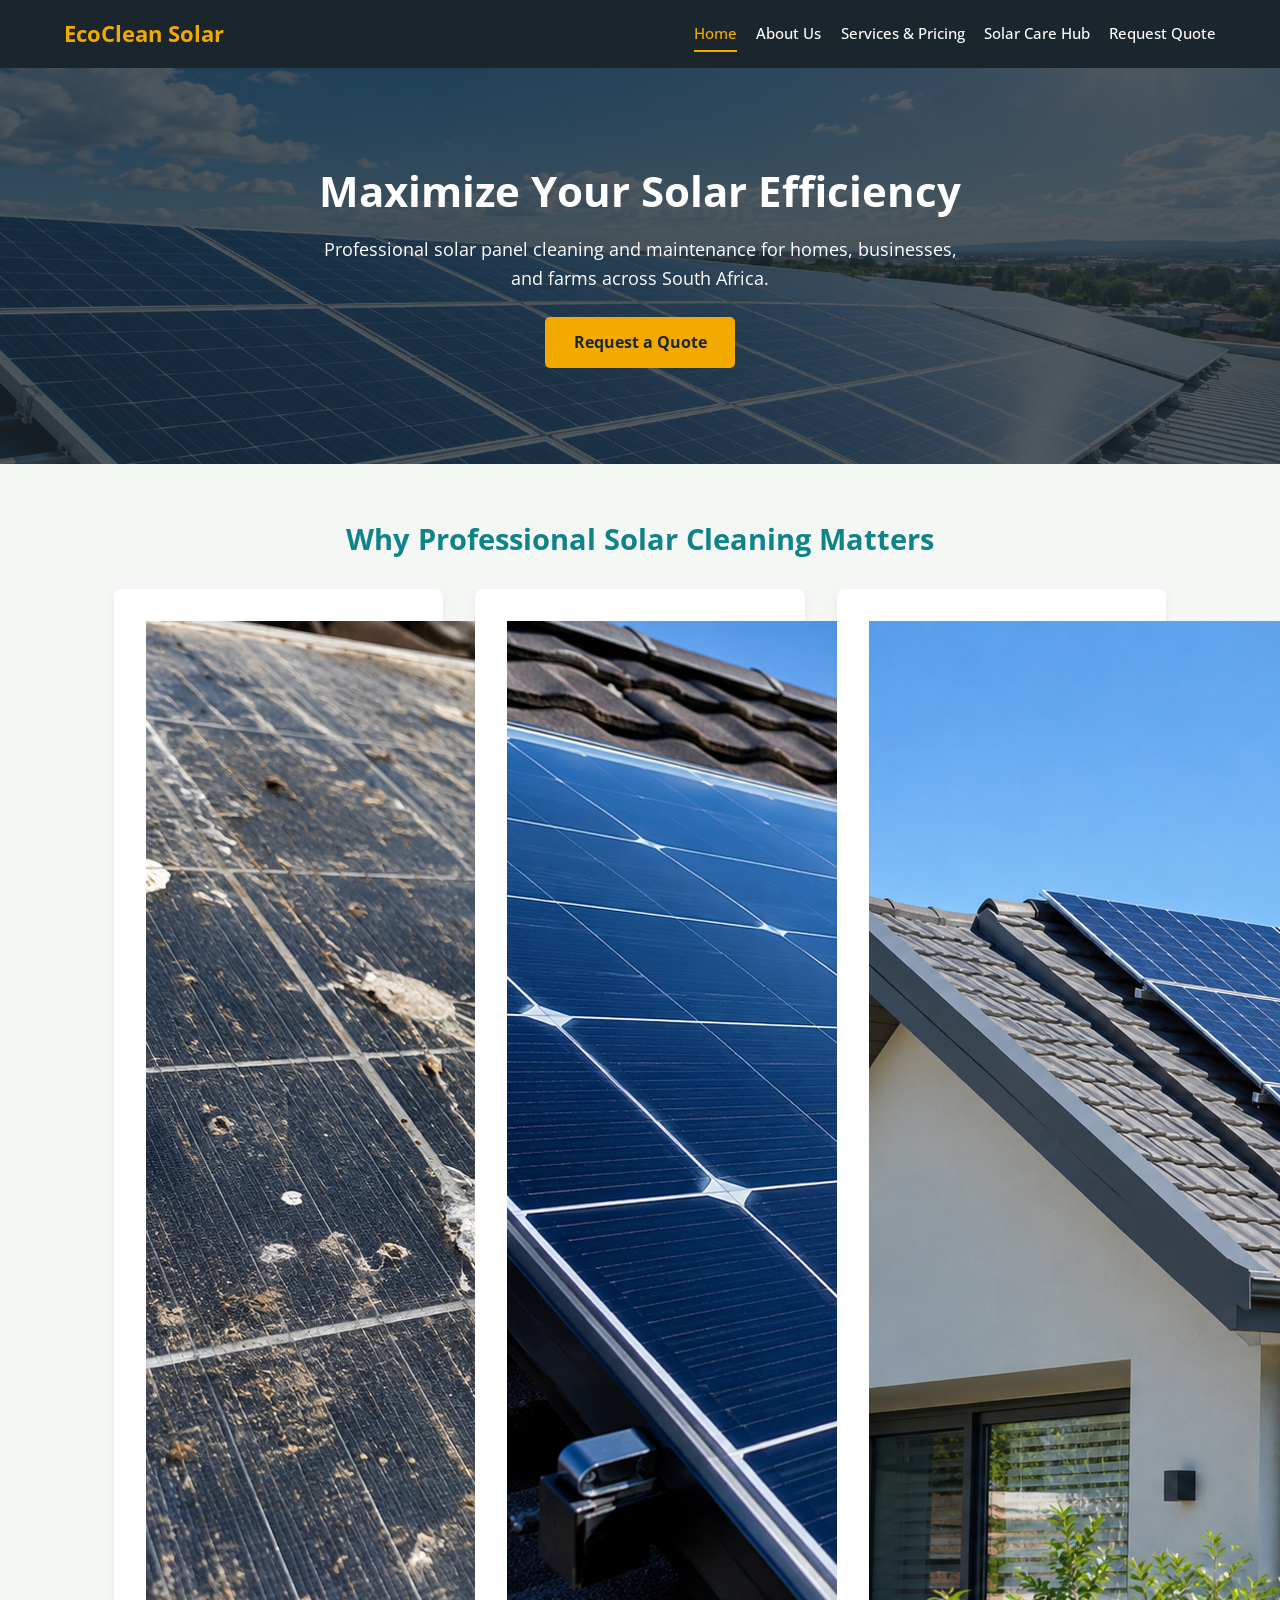
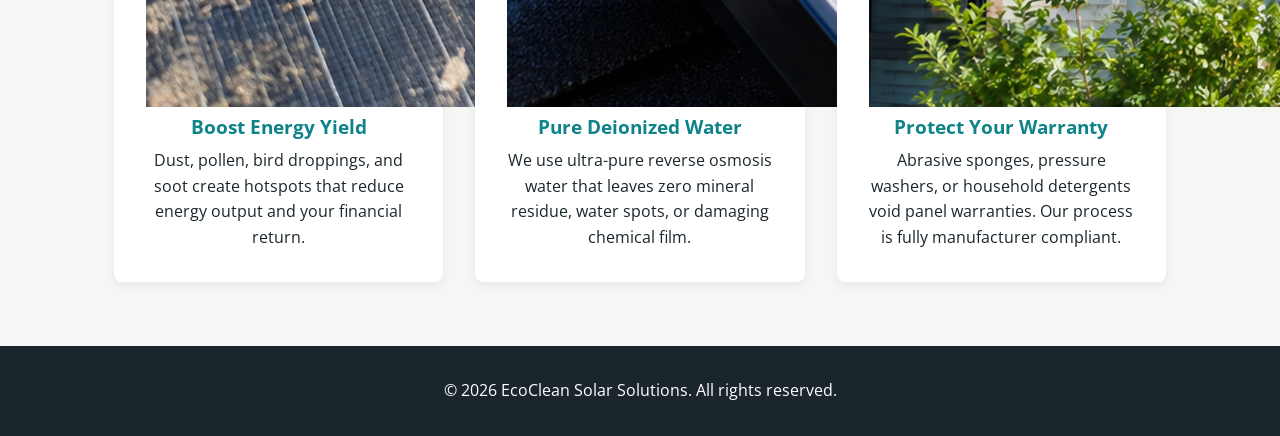
<file: index.html>
<!DOCTYPE html>
<html lang="en">
<head>
    <meta charset="UTF-8">
    <meta name="viewport" content="width=device-width, initial-scale=1.0">
    <title>EcoClean Solar Solutions - Home</title>
    <link rel="stylesheet" href="css/style.css">
</head>
<body>

    <!-- Header with logo and main navigation -->
    <header>
        <div class="logo">EcoClean Solar</div>
        <nav>
            <a href="index.html" class="active">Home</a>
            <a href="about.html">About Us</a>
            <a href="services.html">Services & Pricing</a>
            <a href="guides.html">Solar Care Hub</a>
            <a href="contact.html">Request Quote</a>
        </nav>
    </header>

    <main>

        <!-- Hero section with main heading and call to action -->
        <section class="hero">
            <h1>Maximize Your Solar Efficiency</h1>
            <p>Professional solar panel cleaning and maintenance for homes, businesses, and farms across South Africa.</p>
            <a href="contact.html" class="btn">Request a Quote</a>
        </section>

        <!-- Why professional cleaning matters -->
        <section class="content">
            <h2>Why Professional Solar Cleaning Matters</h2>

            <div class="grid">

                <!-- Card 1: Energy yield -->
                <article class="card">
                    <img src="images/dusty-panel.jpg" alt="Dusty solar panel on a roof">
                    <h3>Boost Energy Yield</h3>
                    <p>Dust, pollen, bird droppings, and soot create hotspots that reduce energy output and your financial return.</p>
                </article>

                <!-- Card 2: Pure water cleaning -->
                <article class="card">
                    <img src="images/clean-panel.jpg" alt="Clean solar panel after service">
                    <h3>Pure Deionized Water</h3>
                    <p>We use ultra-pure reverse osmosis water that leaves zero mineral residue, water spots, or damaging chemical film.</p>
                </article>

                <!-- Card 3: Warranty protection -->
                <article class="card">
                    <img src="images/solar-roof.jpg" alt="Solar panel installation on a roof">
                    <h3>Protect Your Warranty</h3>
                    <p>Abrasive sponges, pressure washers, or household detergents void panel warranties. Our process is fully manufacturer compliant.</p>
                </article>

            </div>
        </section>

    </main>

    <!-- Footer with copyright -->
    <footer>
        <p>&copy; 2026 EcoClean Solar Solutions. All rights reserved.</p>
    </footer>

</body>
</html>
</file>
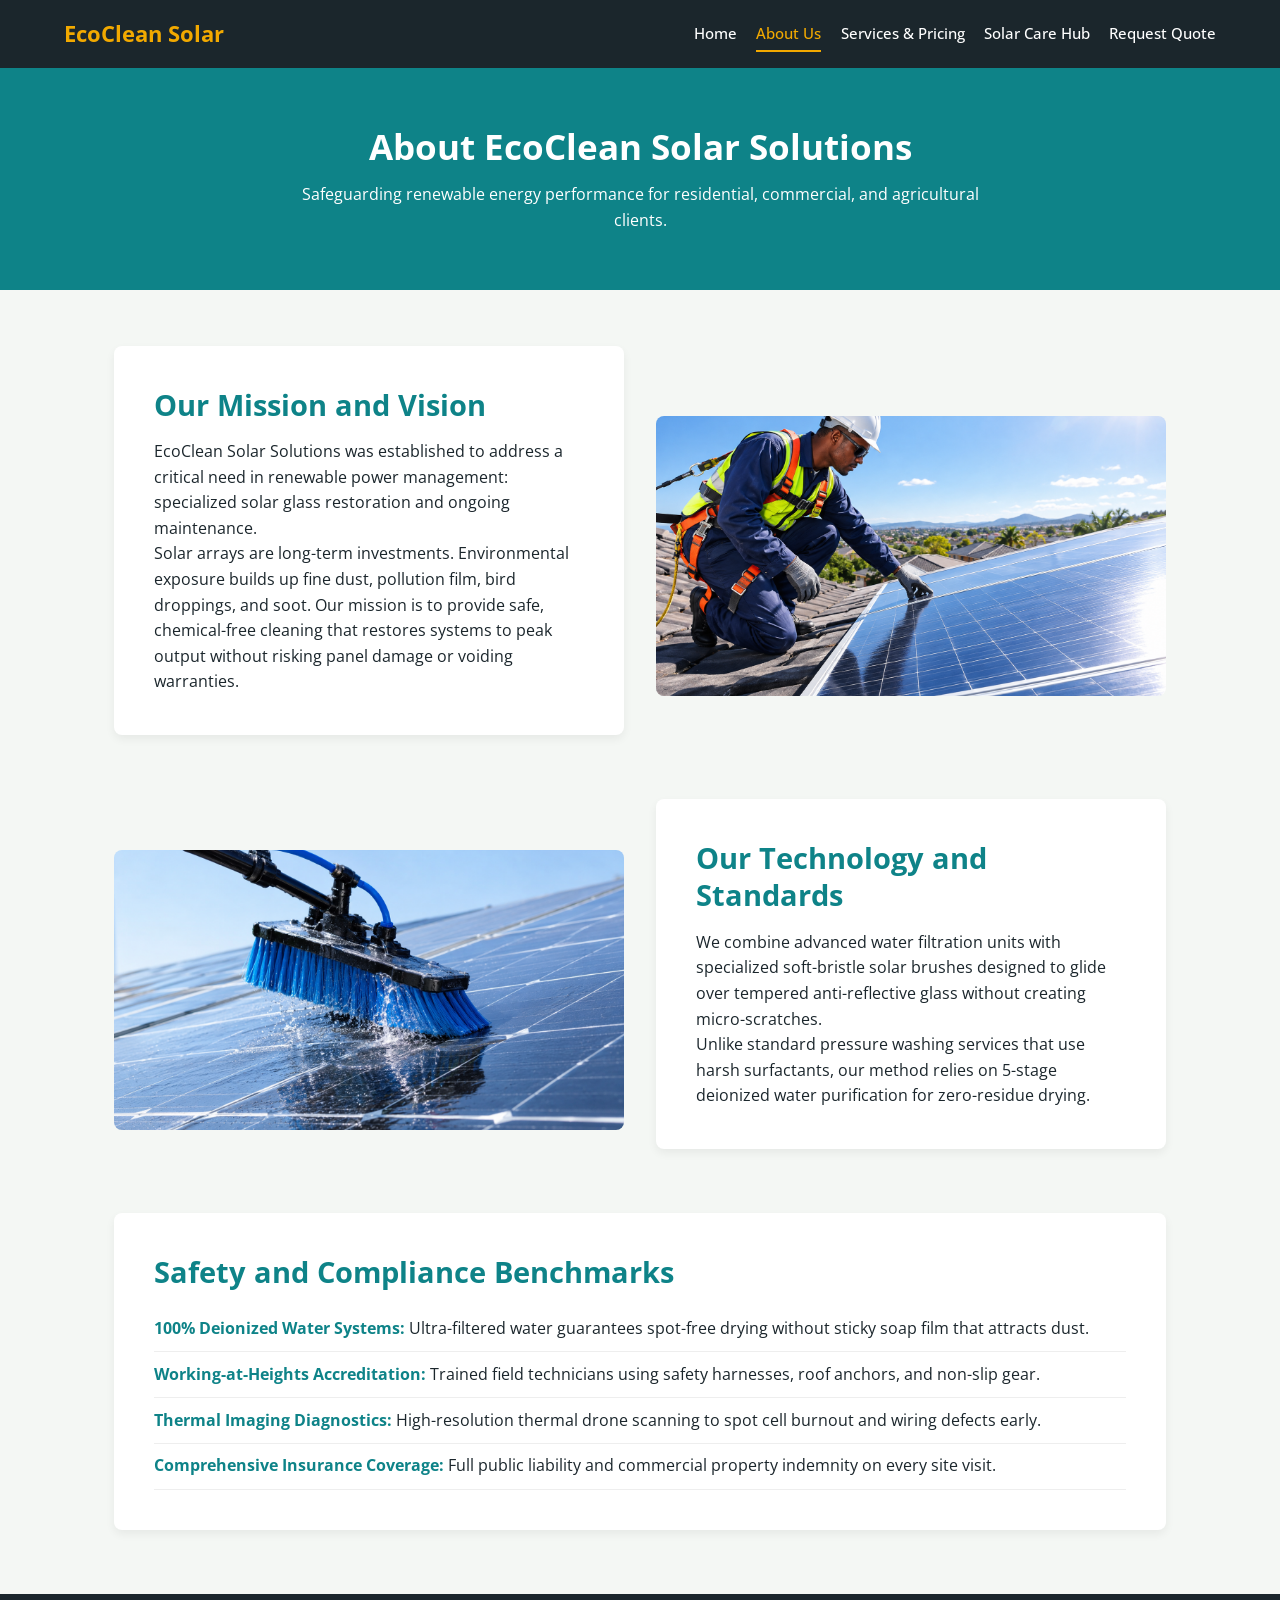
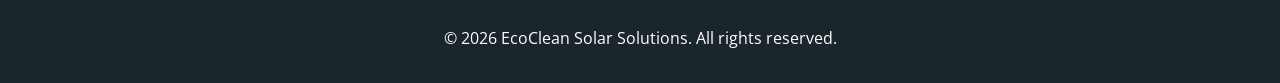
<file: about.html>
<!DOCTYPE html>
<html lang="en">
<head>
    <meta charset="UTF-8">
    <meta name="viewport" content="width=device-width, initial-scale=1.0">
    <title>About Us - EcoClean Solar Solutions</title>
    <link rel="stylesheet" href="css/style.css">
</head>
<body>

    <!-- Header with logo and main navigation -->
    <header>
        <div class="logo">EcoClean Solar</div>
        <nav>
            <a href="index.html">Home</a>
            <a href="about.html" class="active">About Us</a>
            <a href="services.html">Services & Pricing</a>
            <a href="guides.html">Solar Care Hub</a>
            <a href="contact.html">Request Quote</a>
        </nav>
    </header>

    <main>

        <!-- Page banner -->
        <section class="page-banner">
            <h1>About EcoClean Solar Solutions</h1>
            <p>Safeguarding renewable energy performance for residential, commercial, and agricultural clients.</p>
        </section>

        <div class="container">

            <!-- Mission and vision section -->
            <section class="split-section">
                <article class="content-box">
                    <h2>Our Mission and Vision</h2>
                    <p>EcoClean Solar Solutions was established to address a critical need in renewable power management: specialized solar glass restoration and ongoing maintenance.</p>
                    <p>Solar arrays are long-term investments. Environmental exposure builds up fine dust, pollution film, bird droppings, and soot. Our mission is to provide safe, chemical-free cleaning that restores systems to peak output without risking panel damage or voiding warranties.</p>
                </article>
                <img src="images/technician.jpg" alt="Technician inspecting solar panels" class="section-img">
            </section>

            <!-- Technology and standards section -->
            <section class="split-section">
                <img src="images/water-wash.jpg" alt="Deionized water cleaning system" class="section-img">
                <article class="content-box">
                    <h2>Our Technology and Standards</h2>
                    <p>We combine advanced water filtration units with specialized soft-bristle solar brushes designed to glide over tempered anti-reflective glass without creating micro-scratches.</p>
                    <p>Unlike standard pressure washing services that use harsh surfactants, our method relies on 5-stage deionized water purification for zero-residue drying.</p>
                </article>
            </section>

            <!-- Safety and compliance section -->
            <section class="content-box">
                <h2>Safety and Compliance Benchmarks</h2>
                <ul class="highlight-list">
                    <li><strong>100% Deionized Water Systems:</strong> Ultra-filtered water guarantees spot-free drying without sticky soap film that attracts dust.</li>
                    <li><strong>Working-at-Heights Accreditation:</strong> Trained field technicians using safety harnesses, roof anchors, and non-slip gear.</li>
                    <li><strong>Thermal Imaging Diagnostics:</strong> High-resolution thermal drone scanning to spot cell burnout and wiring defects early.</li>
                    <li><strong>Comprehensive Insurance Coverage:</strong> Full public liability and commercial property indemnity on every site visit.</li>
                </ul>
            </section>

        </div>
    </main>

    <!-- Footer -->
    <footer>
        <p>&copy; 2026 EcoClean Solar Solutions. All rights reserved.</p>
    </footer>

</body>
</html>
</file>
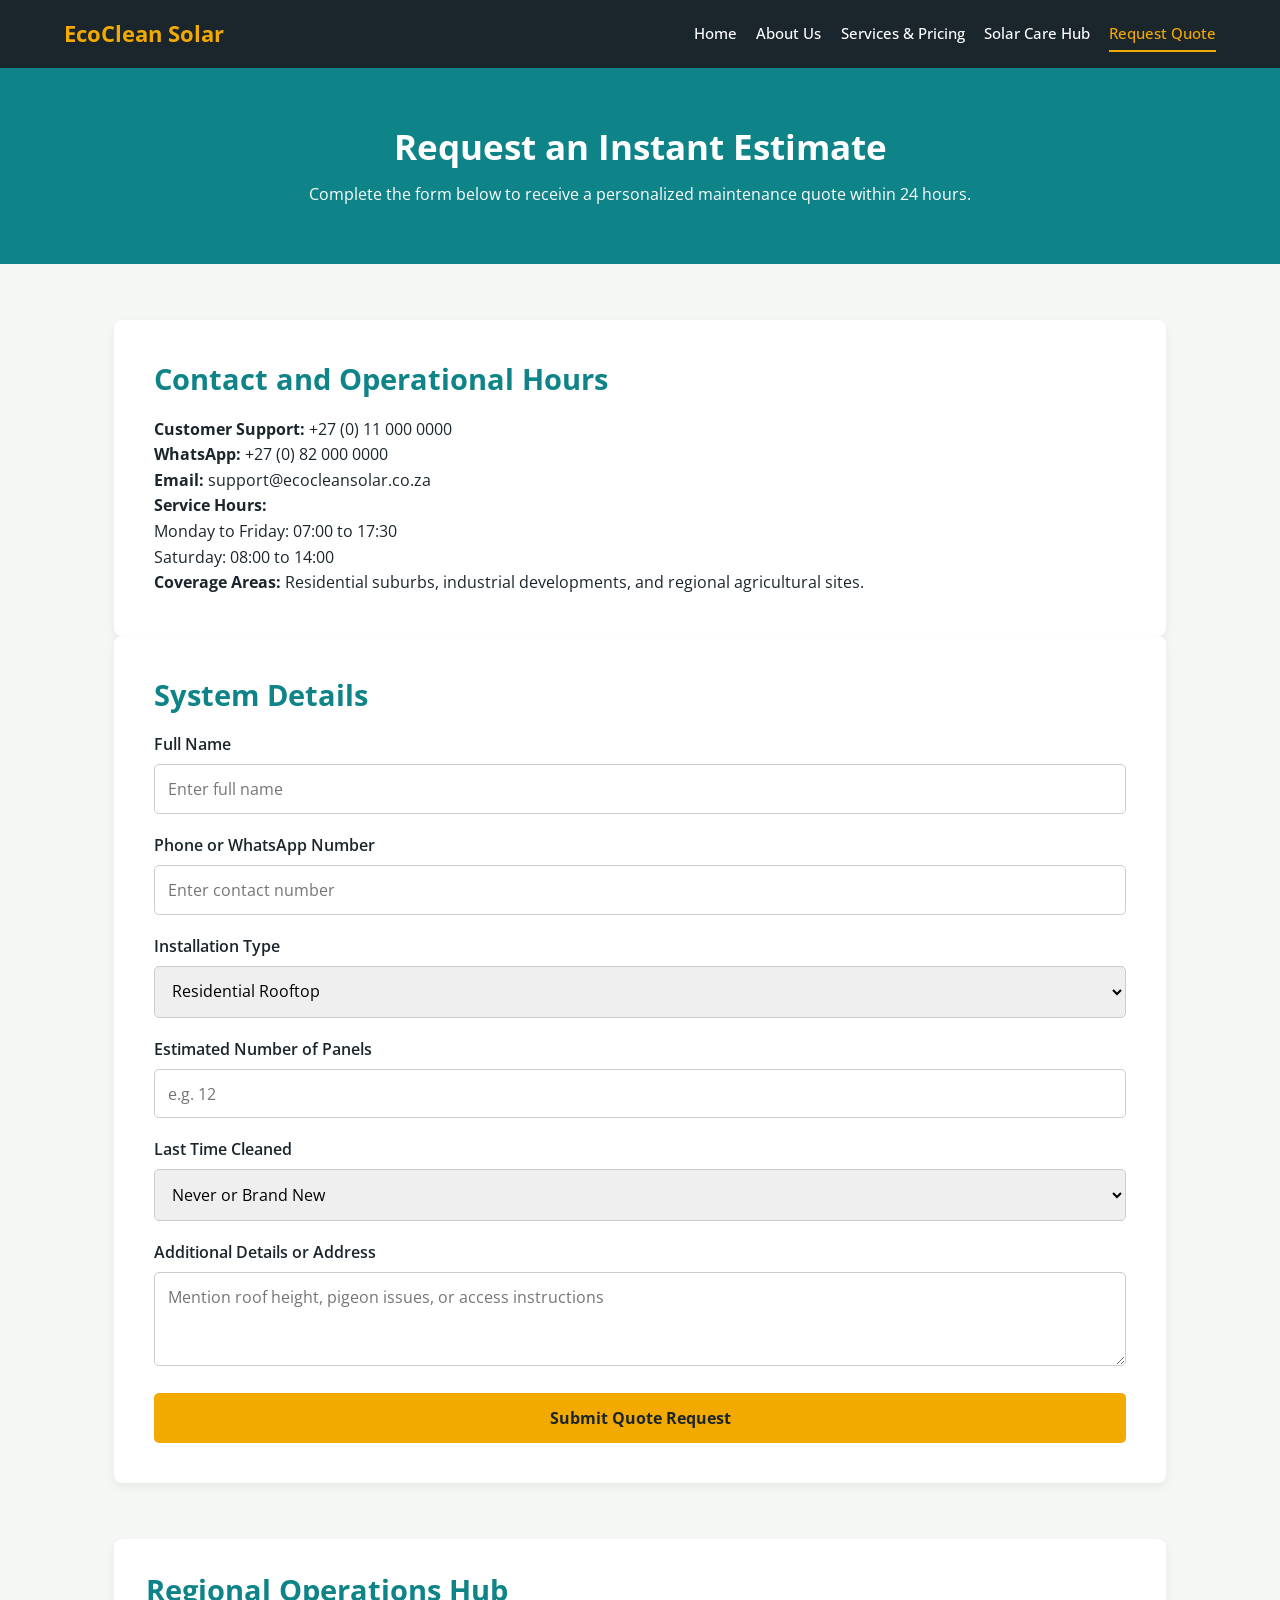
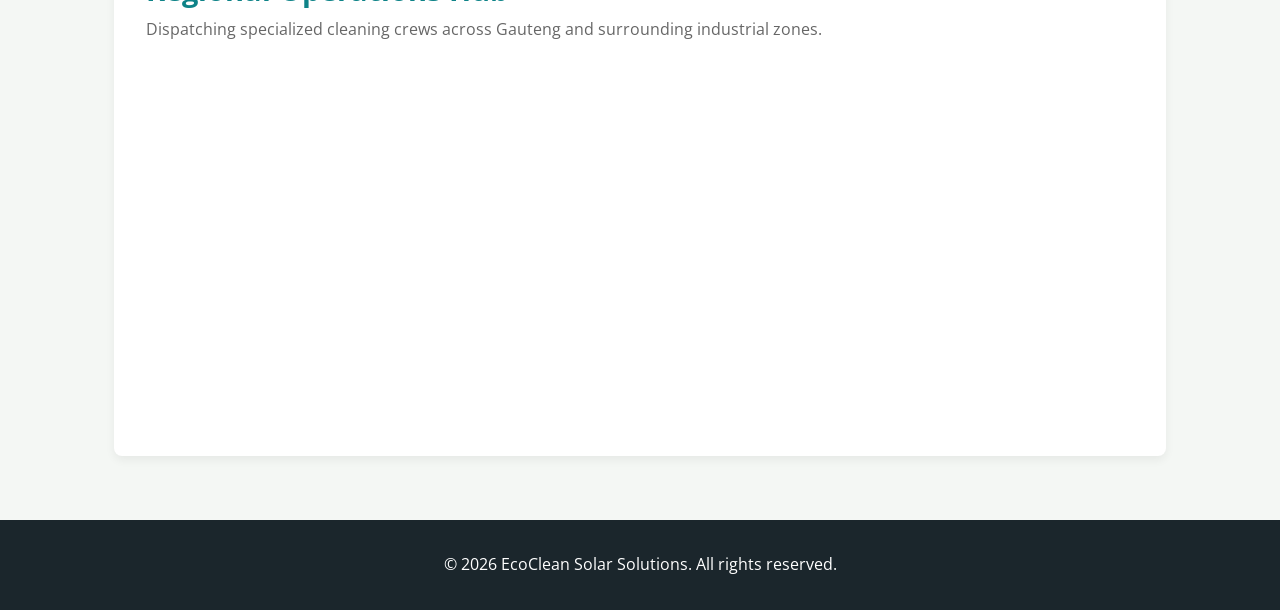
<file: contact.html>
<!DOCTYPE html>
<html lang="en">
<head>
    <meta charset="UTF-8">
    <meta name="viewport" content="width=device-width, initial-scale=1.0">
    <title>Request Quote - EcoClean Solar Solutions</title>
    <link rel="stylesheet" href="css/style.css">
</head>
<body>

    <!-- Header with logo and main navigation -->
    <header>
        <div class="logo">EcoClean Solar</div>
        <nav>
            <a href="index.html">Home</a>
            <a href="about.html">About Us</a>
            <a href="services.html">Services & Pricing</a>
            <a href="guides.html">Solar Care Hub</a>
            <a href="contact.html" class="active">Request Quote</a>
        </nav>
    </header>

    <main>

        <!-- Page banner -->
        <section class="page-banner">
            <h1>Request an Instant Estimate</h1>
            <p>Complete the form below to receive a personalized maintenance quote within 24 hours.</p>
        </section>

        <div class="container">

            <!-- Contact information -->
            <section class="info-box">
                <h2>Contact and Operational Hours</h2>
                <p><strong>Customer Support:</strong> +27 (0) 11 000 0000</p>
                <p><strong>WhatsApp:</strong> +27 (0) 82 000 0000</p>
                <p><strong>Email:</strong> support@ecocleansolar.co.za</p>
                <p><strong>Service Hours:</strong><br>Monday to Friday: 07:00 to 17:30<br>Saturday: 08:00 to 14:00</p>
                <p><strong>Coverage Areas:</strong> Residential suburbs, industrial developments, and regional agricultural sites.</p>
            </section>

            <!-- Quote request form -->
            <section class="form-box">
                <h2>System Details</h2>
                <form action="#" method="post">

                    <div class="form-group">
                        <label for="fullname">Full Name</label>
                        <input type="text" id="fullname" name="fullname" required placeholder="Enter full name">
                    </div>

                    <div class="form-group">
                        <label for="contactnum">Phone or WhatsApp Number</label>
                        <input type="tel" id="contactnum" name="contactnum" required placeholder="Enter contact number">
                    </div>

                    <div class="form-group">
                        <label for="system-type">Installation Type</label>
                        <select id="system-type" name="system-type">
                            <option value="residential">Residential Rooftop</option>
                            <option value="commercial">Commercial or Industrial Park</option>
                            <option value="agricultural">Agricultural or Ground Mount</option>
                        </select>
                    </div>

                    <div class="form-group">
                        <label for="panels">Estimated Number of Panels</label>
                        <input type="number" id="panels" name="panels" placeholder="e.g. 12">
                    </div>

                    <div class="form-group">
                        <label for="last-cleaned">Last Time Cleaned</label>
                        <select id="last-cleaned" name="last-cleaned">
                            <option value="never">Never or Brand New</option>
                            <option value="6months">Within last 6 months</option>
                            <option value="year">Over 1 year ago</option>
                        </select>
                    </div>

                    <div class="form-group">
                        <label for="notes">Additional Details or Address</label>
                        <textarea id="notes" name="notes" rows="3" placeholder="Mention roof height, pigeon issues, or access instructions"></textarea>
                    </div>

                    <button type="submit" class="btn-submit">Submit Quote Request</button>

                </form>
            </section>

        </div>

        <!-- Map section -->
        <section class="map-section">
            <div class="map-container">
                <h2>Regional Operations Hub</h2>
                <p>Dispatching specialized cleaning crews across Gauteng and surrounding industrial zones.</p>
                <iframe 
                    class="map-frame" 
                    src="https://maps.google.com/maps?q=Gauteng,South%20Africa&t=&z=10&ie=UTF8&iwloc=&output=embed" 
                    allowfullscreen="" 
                    loading="lazy">
                </iframe>
            </div>
        </section>

    </main>

    <!-- Footer -->
    <footer>
        <p>&copy; 2026 EcoClean Solar Solutions. All rights reserved.</p>
    </footer>

</body>
</html>
</file>
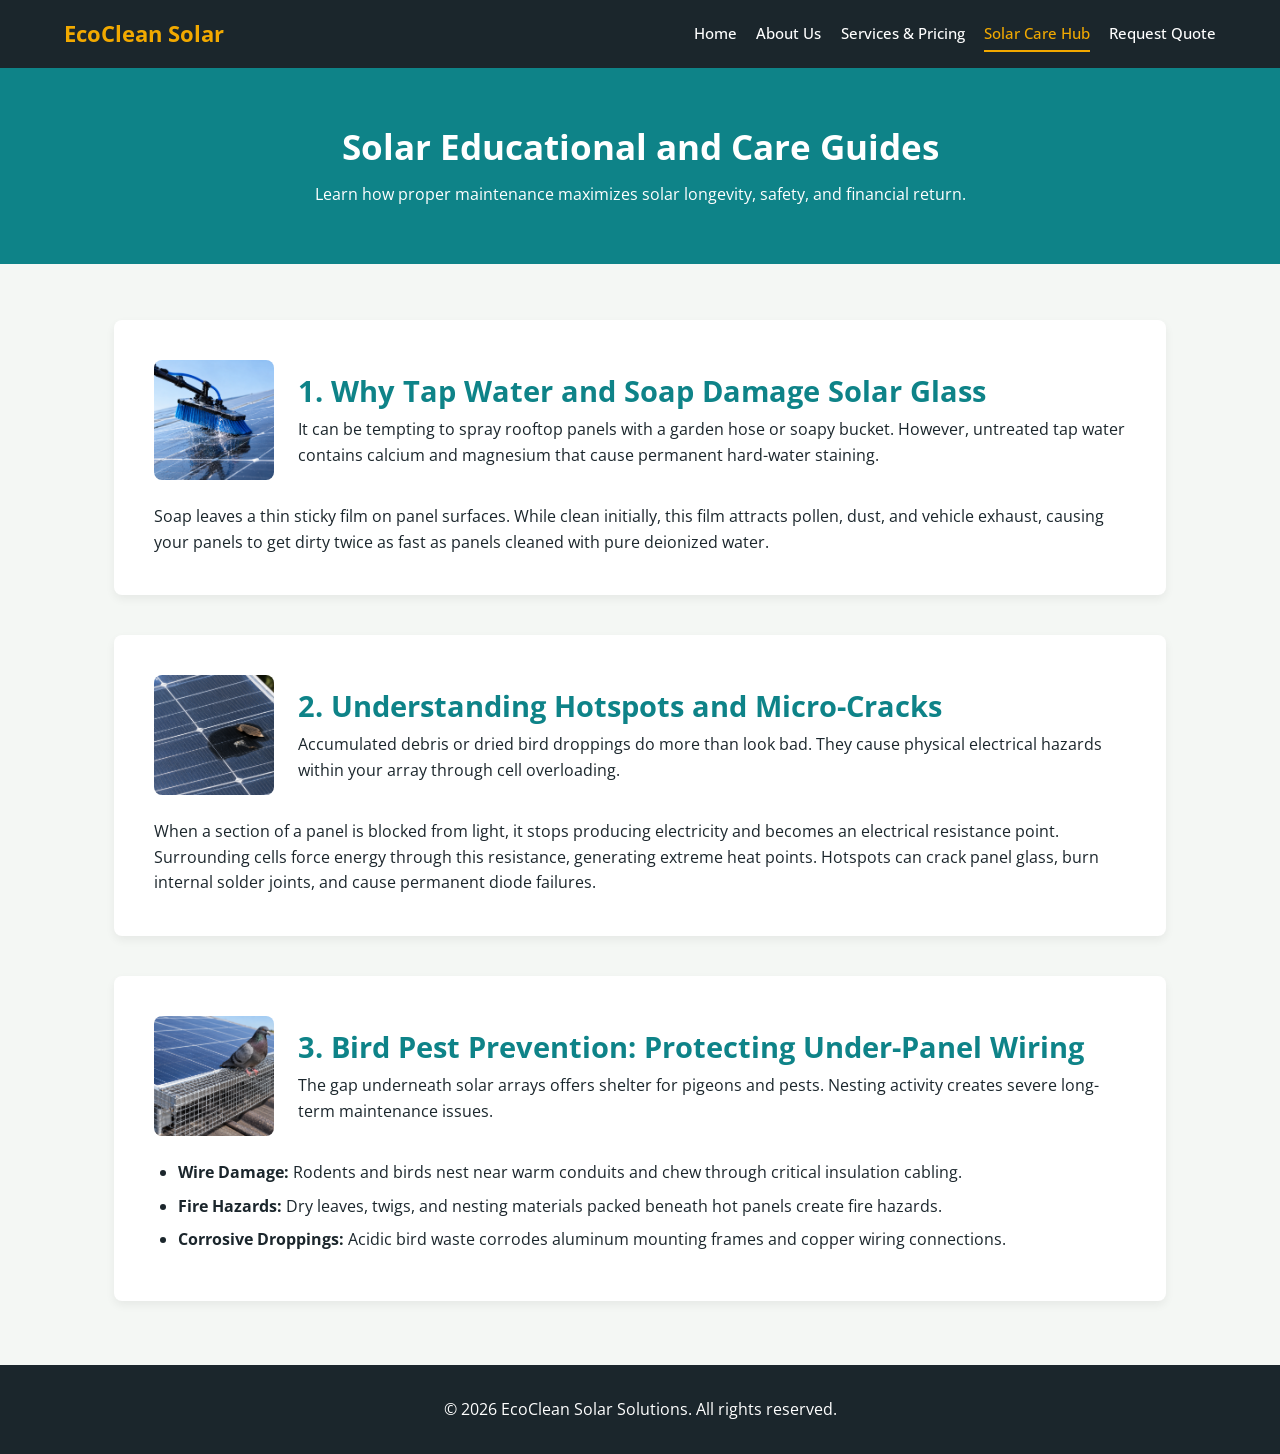
<file: guides.html>
<!DOCTYPE html>
<html lang="en">
<head>
    <meta charset="UTF-8">
    <meta name="viewport" content="width=device-width, initial-scale=1.0">
    <title>Solar Care Hub - Educational Guides</title>
    <link rel="stylesheet" href="css/style.css">
</head>
<body>

    <!-- Header with logo and main navigation -->
    <header>
        <div class="logo">EcoClean Solar</div>
        <nav>
            <a href="index.html">Home</a>
            <a href="about.html">About Us</a>
            <a href="services.html">Services & Pricing</a>
            <a href="guides.html" class="active">Solar Care Hub</a>
            <a href="contact.html">Request Quote</a>
        </nav>
    </header>

    <main>

        <!-- Page banner -->
        <section class="page-banner">
            <h1>Solar Educational and Care Guides</h1>
            <p>Learn how proper maintenance maximizes solar longevity, safety, and financial return.</p>
        </section>

        <div class="container">

            <!-- Guide 1 -->
            <article class="guide-card">
                <div class="guide-header">
                    <img src="images/water-wash.jpg" alt="Water washing solar panel" class="guide-thumb">
                    <div>
                        <h2>1. Why Tap Water and Soap Damage Solar Glass</h2>
                        <p>It can be tempting to spray rooftop panels with a garden hose or soapy bucket. However, untreated tap water contains calcium and magnesium that cause permanent hard-water staining.</p>
                    </div>
                </div>
                <p>Soap leaves a thin sticky film on panel surfaces. While clean initially, this film attracts pollen, dust, and vehicle exhaust, causing your panels to get dirty twice as fast as panels cleaned with pure deionized water.</p>
            </article>

            <!-- Guide 2 -->
            <article class="guide-card">
                <div class="guide-header">
                    <img src="images/blocked-cell.jpg" alt="Blocked solar cell causing hotspot" class="guide-thumb">
                    <div>
                        <h2>2. Understanding Hotspots and Micro-Cracks</h2>
                        <p>Accumulated debris or dried bird droppings do more than look bad. They cause physical electrical hazards within your array through cell overloading.</p>
                    </div>
                </div>
                <p>When a section of a panel is blocked from light, it stops producing electricity and becomes an electrical resistance point. Surrounding cells force energy through this resistance, generating extreme heat points. Hotspots can crack panel glass, burn internal solder joints, and cause permanent diode failures.</p>
            </article>

            <!-- Guide 3 -->
            <article class="guide-card">
                <div class="guide-header">
                    <img src="images/bird-proofing.jpg" alt="Bird proofing under solar panel" class="guide-thumb">
                    <div>
                        <h2>3. Bird Pest Prevention: Protecting Under-Panel Wiring</h2>
                        <p>The gap underneath solar arrays offers shelter for pigeons and pests. Nesting activity creates severe long-term maintenance issues.</p>
                    </div>
                </div>
                <ul>
                    <li><strong>Wire Damage:</strong> Rodents and birds nest near warm conduits and chew through critical insulation cabling.</li>
                    <li><strong>Fire Hazards:</strong> Dry leaves, twigs, and nesting materials packed beneath hot panels create fire hazards.</li>
                    <li><strong>Corrosive Droppings:</strong> Acidic bird waste corrodes aluminum mounting frames and copper wiring connections.</li>
                </ul>
            </article>

        </div>
    </main>

    <!-- Footer -->
    <footer>
        <p>&copy; 2026 EcoClean Solar Solutions. All rights reserved.</p>
    </footer>

</body>
</html>
</file>
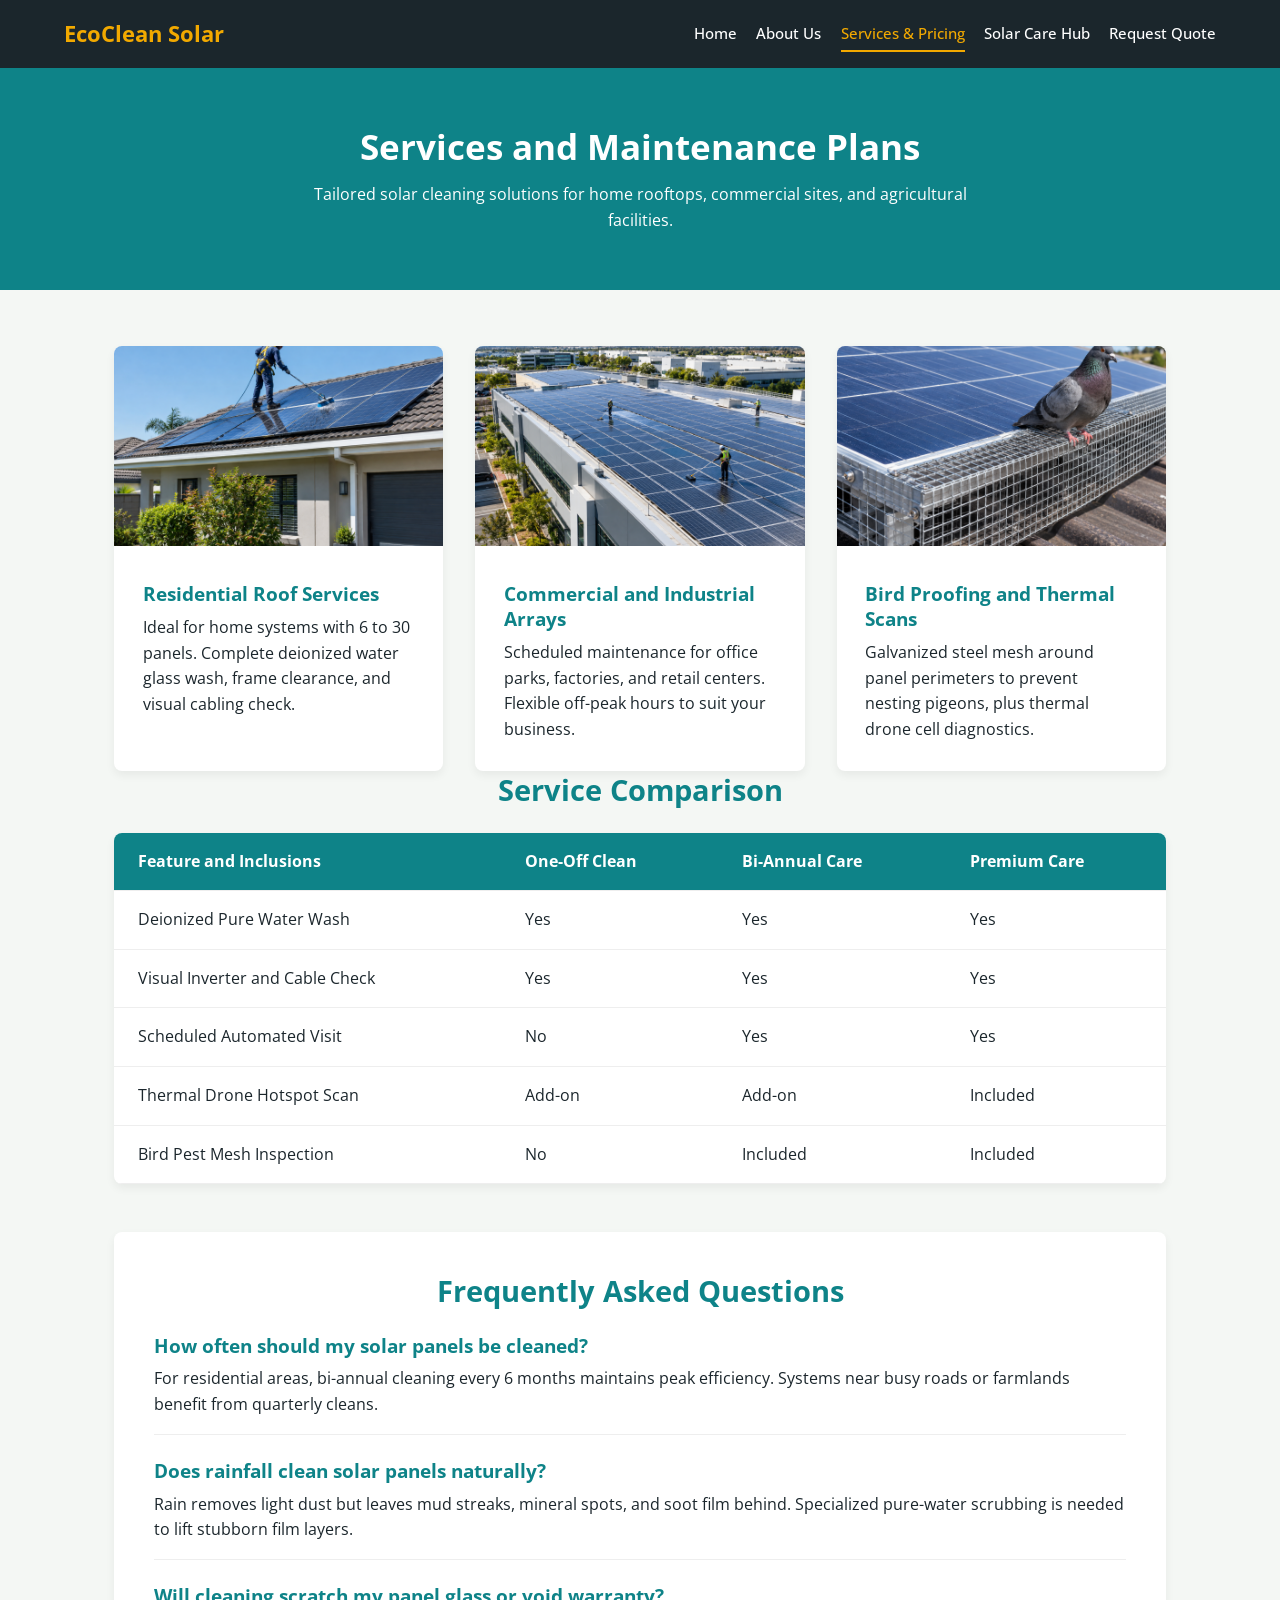
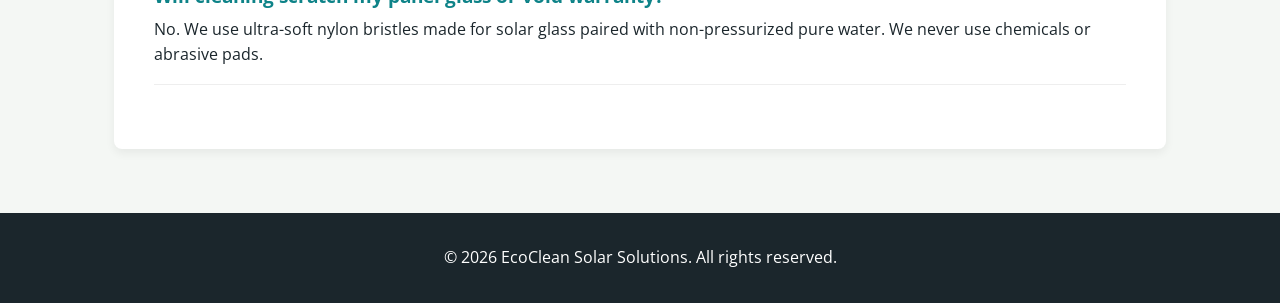
<file: services.html>
<!DOCTYPE html>
<html lang="en">
<head>
    <meta charset="UTF-8">
    <meta name="viewport" content="width=device-width, initial-scale=1.0">
    <title>Services and Pricing - EcoClean Solar Solutions</title>
    <link rel="stylesheet" href="css/style.css">
</head>
<body>

    <!-- Header with logo and main navigation -->
    <header>
        <div class="logo">EcoClean Solar</div>
        <nav>
            <a href="index.html">Home</a>
            <a href="about.html">About Us</a>
            <a href="services.html" class="active">Services & Pricing</a>
            <a href="guides.html">Solar Care Hub</a>
            <a href="contact.html">Request Quote</a>
        </nav>
    </header>

    <main>

        <!-- Page banner -->
        <section class="page-banner">
            <h1>Services and Maintenance Plans</h1>
            <p>Tailored solar cleaning solutions for home rooftops, commercial sites, and agricultural facilities.</p>
        </section>

        <div class="container">

            <!-- Service cards -->
            <div class="grid">

                <article class="service-card">
                    <img src="images/residential-solar.jpg" alt="Residential solar cleaning" class="service-img">
                    <div class="service-content">
                        <h3>Residential Roof Services</h3>
                        <p>Ideal for home systems with 6 to 30 panels. Complete deionized water glass wash, frame clearance, and visual cabling check.</p>
                    </div>
                </article>

                <article class="service-card">
                    <img src="images/commercial-solar.jpg" alt="Commercial solar installation" class="service-img">
                    <div class="service-content">
                        <h3>Commercial and Industrial Arrays</h3>
                        <p>Scheduled maintenance for office parks, factories, and retail centers. Flexible off-peak hours to suit your business.</p>
                    </div>
                </article>

                <article class="service-card">
                    <img src="images/bird-proofing.jpg" alt="Bird proofing mesh on solar panels" class="service-img">
                    <div class="service-content">
                        <h3>Bird Proofing and Thermal Scans</h3>
                        <p>Galvanized steel mesh around panel perimeters to prevent nesting pigeons, plus thermal drone cell diagnostics.</p>
                    </div>
                </article>

            </div>

            <!-- Pricing comparison table -->
            <section class="pricing-section">
                <h2>Service Comparison</h2>
                <table class="pricing-table">
                    <thead>
                        <tr>
                            <th>Feature and Inclusions</th>
                            <th>One-Off Clean</th>
                            <th>Bi-Annual Care</th>
                            <th>Premium Care</th>
                        </tr>
                    </thead>
                    <tbody>
                        <tr>
                            <td>Deionized Pure Water Wash</td>
                            <td>Yes</td>
                            <td>Yes</td>
                            <td>Yes</td>
                        </tr>
                        <tr>
                            <td>Visual Inverter and Cable Check</td>
                            <td>Yes</td>
                            <td>Yes</td>
                            <td>Yes</td>
                        </tr>
                        <tr>
                            <td>Scheduled Automated Visit</td>
                            <td>No</td>
                            <td>Yes</td>
                            <td>Yes</td>
                        </tr>
                        <tr>
                            <td>Thermal Drone Hotspot Scan</td>
                            <td>Add-on</td>
                            <td>Add-on</td>
                            <td>Included</td>
                        </tr>
                        <tr>
                            <td>Bird Pest Mesh Inspection</td>
                            <td>No</td>
                            <td>Included</td>
                            <td>Included</td>
                        </tr>
                    </tbody>
                </table>
            </section>

            <!-- FAQ section -->
            <section class="faq-section">
                <h2>Frequently Asked Questions</h2>

                <article class="faq-item">
                    <h3>How often should my solar panels be cleaned?</h3>
                    <p>For residential areas, bi-annual cleaning every 6 months maintains peak efficiency. Systems near busy roads or farmlands benefit from quarterly cleans.</p>
                </article>

                <article class="faq-item">
                    <h3>Does rainfall clean solar panels naturally?</h3>
                    <p>Rain removes light dust but leaves mud streaks, mineral spots, and soot film behind. Specialized pure-water scrubbing is needed to lift stubborn film layers.</p>
                </article>

                <article class="faq-item">
                    <h3>Will cleaning scratch my panel glass or void warranty?</h3>
                    <p>No. We use ultra-soft nylon bristles made for solar glass paired with non-pressurized pure water. We never use chemicals or abrasive pads.</p>
                </article>

            </section>

        </div>
    </main>

    <!-- Footer -->
    <footer>
        <p>&copy; 2026 EcoClean Solar Solutions. All rights reserved.</p>
    </footer>

</body>
</html>
</file>
<file: css/style.css>
/* Google Fonts import */
@import url('https://fonts.googleapis.com/css2?family=Open+Sans:wght@400;600;700&display=swap');

/* CSS Reset */
* {
    box-sizing: border-box;
    margin: 0;
    padding: 0;
}

/* Colour variables */
:root {
    --primary: #0e8388;
    --secondary: #f2a900;
    --dark: #1b262c;
    --light: #f4f7f4;
    --white: #ffffff;
}

/* Base styles */
body {
    font-family: 'Open Sans', 'Segoe UI', Roboto, Helvetica, Arial, sans-serif;
    background-color: var(--light);
    color: var(--dark);
    line-height: 1.6;
}

/* Headings */
h1, h2, h3 {
    color: var(--dark);
    line-height: 1.3;
}

h1 {
    font-size: 2.2rem;
    margin-bottom: 0.8rem;
}

h2 {
    font-size: 1.8rem;
    margin-bottom: 1rem;
}

h3 {
    font-size: 1.2rem;
    margin-bottom: 0.5rem;
}

/* Links */
a {
    color: var(--primary);
    text-decoration: none;
    transition: color 0.3s ease;
}

a:hover {
    color: var(--secondary);
}

/* Header */
header {
    background-color: var(--dark);
    color: var(--white);
    padding: 1rem 5%;
    display: flex;
    justify-content: space-between;
    align-items: center;
    position: sticky;
    top: 0;
    z-index: 1000;
}

.logo {
    font-size: 1.4rem;
    font-weight: 700;
    color: var(--secondary);
}

/* Navigation */
nav {
    display: flex;
    gap: 1.2rem;
    flex-wrap: wrap;
}

nav a {
    color: var(--white);
    font-weight: 500;
    font-size: 0.95rem;
    padding: 0.3rem 0;
    border-bottom: 2px solid transparent;
    transition: color 0.3s ease, border-color 0.3s ease;
}

nav a:hover {
    color: var(--secondary);
    border-bottom-color: var(--secondary);
}

nav a.active {
    color: var(--secondary);
    border-bottom-color: var(--secondary);
}

/* Main content wrapper */
main {
    width: 100%;
}

/* Page banner */
.page-banner {
    background-color: var(--primary);
    color: var(--white);
    text-align: center;
    padding: 3.5rem 1rem;
}

.page-banner h1 {
    color: var(--white);
}

.page-banner p {
    max-width: 700px;
    margin: 0 auto;
}

/* Hero section */
.hero {
    background: linear-gradient(rgba(27, 38, 44, 0.75), rgba(27, 38, 44, 0.75)), url('../images/hero-solar.jpg') center/cover no-repeat;
    color: var(--white);
    text-align: center;
    padding: 6rem 1rem;
}

.hero h1 {
    color: var(--white);
    font-size: 2.6rem;
    margin-bottom: 1rem;
}

.hero p {
    font-size: 1.15rem;
    max-width: 650px;
    margin: 0 auto 1.5rem auto;
}

/* Buttons */
.btn {
    display: inline-block;
    background-color: var(--secondary);
    color: var(--dark);
    padding: 0.8rem 1.8rem;
    font-weight: 700;
    border-radius: 5px;
    transition: transform 0.2s ease, background-color 0.3s ease;
}

.btn:hover {
    background-color: #d99700;
    color: var(--dark);
    transform: translateY(-2px);
}

/* Content container */
.container {
    max-width: 1100px;
    margin: 3.5rem auto;
    padding: 0 1.5rem;
}

.content {
    max-width: 1100px;
    margin: 3.5rem auto;
    padding: 0 1.5rem;
}

.content h2 {
    text-align: center;
    color: var(--primary);
    margin-bottom: 2rem;
}

/* Grid layout */
.grid {
    display: grid;
    grid-template-columns: repeat(auto-fit, minmax(280px, 1fr));
    gap: 2rem;
}

/* Cards */
.card {
    background-color: var(--white);
    padding: 2rem;
    border-radius: 8px;
    box-shadow: 0 4px 10px rgba(0, 0, 0, 0.06);
    text-align: center;
    transition: transform 0.3s ease, box-shadow 0.3s ease;
}

.card:hover {
    transform: translateY(-5px);
    box-shadow: 0 8px 20px rgba(0, 0, 0, 0.12);
}

.card h3 {
    color: var(--primary);
}

.card-img {
    width: 100%;
    height: 180px;
    object-fit: cover;
    border-radius: 6px;
    margin-bottom: 1rem;
}

/* Content boxes */
.content-box {
    background-color: var(--white);
    padding: 2.5rem;
    border-radius: 8px;
    box-shadow: 0 4px 10px rgba(0, 0, 0, 0.06);
    margin-bottom: 2rem;
}

.content-box h2 {
    color: var(--primary);
}

/* Split section (text and image side by side) */
.split-section {
    display: grid;
    grid-template-columns: repeat(auto-fit, minmax(300px, 1fr));
    gap: 2rem;
    align-items: center;
    margin-bottom: 2rem;
}

.section-img {
    width: 100%;
    height: 280px;
    object-fit: cover;
    border-radius: 8px;
}

/* Highlight list */
.highlight-list {
    list-style: none;
    margin-top: 1rem;
}

.highlight-list li {
    padding: 0.6rem 0;
    border-bottom: 1px solid #eee;
}

.highlight-list li strong {
    color: var(--primary);
}

/* Service cards */
.service-card {
    background-color: var(--white);
    border-radius: 8px;
    overflow: hidden;
    box-shadow: 0 4px 10px rgba(0, 0, 0, 0.06);
    transition: transform 0.3s ease, box-shadow 0.3s ease;
}

.service-card:hover {
    transform: translateY(-5px);
    box-shadow: 0 8px 20px rgba(0, 0, 0, 0.12);
}

.service-img {
    width: 100%;
    height: 200px;
    object-fit: cover;
}

.service-content {
    padding: 1.8rem;
}

.service-content h3 {
    color: var(--primary);
}

/* Pricing table */
.pricing-section {
    margin-bottom: 3rem;
}

.pricing-section h2 {
    text-align: center;
    color: var(--primary);
    margin-bottom: 1.5rem;
}

.pricing-table {
    width: 100%;
    border-collapse: collapse;
    background-color: var(--white);
    border-radius: 8px;
    overflow: hidden;
    box-shadow: 0 4px 10px rgba(0, 0, 0, 0.06);
}

.pricing-table th,
.pricing-table td {
    padding: 1rem 1.5rem;
    text-align: left;
    border-bottom: 1px solid #eee;
}

.pricing-table th {
    background-color: var(--primary);
    color: var(--white);
}

.pricing-table tr:hover {
    background-color: #f9f9f9;
}

/* FAQ section */
.faq-section {
    background-color: var(--white);
    padding: 2.5rem;
    border-radius: 8px;
    box-shadow: 0 4px 10px rgba(0, 0, 0, 0.06);
}

.faq-section h2 {
    color: var(--primary);
    text-align: center;
    margin-bottom: 1.5rem;
}

.faq-item {
    margin-bottom: 1.5rem;
    padding-bottom: 1rem;
    border-bottom: 1px solid #eee;
}

.faq-item h3 {
    color: var(--primary);
}

/* Guide cards */
.guide-card {
    background-color: var(--white);
    padding: 2.5rem;
    border-radius: 8px;
    box-shadow: 0 4px 10px rgba(0, 0, 0, 0.06);
    margin-bottom: 2.5rem;
    transition: box-shadow 0.3s ease;
}

.guide-card:hover {
    box-shadow: 0 8px 20px rgba(0, 0, 0, 0.12);
}

.guide-header {
    display: flex;
    gap: 1.5rem;
    align-items: center;
    margin-bottom: 1.5rem;
}

.guide-thumb {
    width: 120px;
    height: 120px;
    object-fit: cover;
    border-radius: 8px;
    flex-shrink: 0;
}

.guide-card h2 {
    color: var(--primary);
    margin-bottom: 0.5rem;
}

.guide-card ul {
    margin-left: 1.5rem;
    margin-top: 0.8rem;
}

.guide-card li {
    margin-bottom: 0.5rem;
}

/* Contact page boxes */
.info-box,
.form-box {
    background-color: var(--white);
    padding: 2.5rem;
    border-radius: 8px;
    box-shadow: 0 4px 10px rgba(0, 0, 0, 0.06);
}

.info-box h2,
.form-box h2 {
    color: var(--primary);
    margin-bottom: 1.2rem;
}

/* Form styles */
.form-group {
    margin-bottom: 1.2rem;
}

.form-group label {
    display: block;
    margin-bottom: 0.4rem;
    font-weight: 600;
}

.form-group input,
.form-group select,
.form-group textarea {
    width: 100%;
    padding: 0.8rem;
    border: 1px solid #ccc;
    border-radius: 5px;
    font-size: 1rem;
    font-family: inherit;
    transition: border-color 0.3s ease, box-shadow 0.3s ease;
}

.form-group input:focus,
.form-group select:focus,
.form-group textarea:focus {
    border-color: var(--primary);
    box-shadow: 0 0 6px rgba(14, 131, 136, 0.3);
    outline: none;
}

/* Submit button */
.btn-submit {
    background-color: var(--secondary);
    color: var(--dark);
    border: none;
    padding: 0.9rem 1.8rem;
    font-size: 1rem;
    font-weight: 700;
    border-radius: 5px;
    cursor: pointer;
    width: 100%;
    font-family: inherit;
    transition: background-color 0.3s ease, transform 0.2s ease;
}

.btn-submit:hover {
    background-color: #d99700;
    transform: translateY(-2px);
}

/* Map section */
.map-section {
    max-width: 1100px;
    margin: 0 auto 3.5rem auto;
    padding: 0 1.5rem;
}

.map-container {
    background-color: var(--white);
    padding: 2rem;
    border-radius: 8px;
    box-shadow: 0 4px 10px rgba(0, 0, 0, 0.06);
}

.map-container h2 {
    color: var(--primary);
    margin-bottom: 0.5rem;
}

.map-container p {
    color: #666;
    margin-bottom: 1.5rem;
}

.map-frame {
    width: 100%;
    height: 350px;
    border: none;
    border-radius: 6px;
}

/* Footer */
footer {
    background-color: var(--dark);
    color: var(--white);
    text-align: center;
    padding: 2rem 1rem;
    margin-top: 4rem;
}

/* Tablet styles */
@media (max-width: 768px) {
    header {
        flex-direction: column;
        gap: 1rem;
        padding: 1rem 3%;
    }

    nav {
        justify-content: center;
        gap: 0.8rem;
    }

    nav a {
        font-size: 0.85rem;
    }

    .hero h1 {
        font-size: 2rem;
    }

    .hero p {
        font-size: 1rem;
    }

    h1 {
        font-size: 1.8rem;
    }

    h2 {
        font-size: 1.5rem;
    }

    .container,
    .content {
        margin: 2.5rem auto;
        padding: 0 1rem;
    }

    .pricing-table th,
    .pricing-table td {
        padding: 0.75rem 0.5rem;
        font-size: 0.9rem;
    }

    .guide-header {
        flex-direction: column;
        align-items: flex-start;
    }

    .guide-thumb {
        width: 100%;
        height: 180px;
    }
}

/* Mobile styles */
@media (max-width: 480px) {
    .logo {
        font-size: 1.2rem;
    }

    nav {
        flex-direction: column;
        align-items: center;
        gap: 0.4rem;
    }

    nav a {
        font-size: 0.9rem;
    }

    .hero {
        padding: 4rem 1rem;
    }

    .hero h1 {
        font-size: 1.6rem;
    }

    .page-banner {
        padding: 2.5rem 1rem;
    }

    h1 {
        font-size: 1.5rem;
    }

    h2 {
        font-size: 1.3rem;
    }

    .content-box,
    .guide-card,
    .info-box,
    .form-box {
        padding: 1.5rem;
    }

    .map-frame {
        height: 220px;
    }

    .pricing-table th,
    .pricing-table td {
        padding: 0.5rem 0.3rem;
        font-size: 0.8rem;
    }
}
</file>
